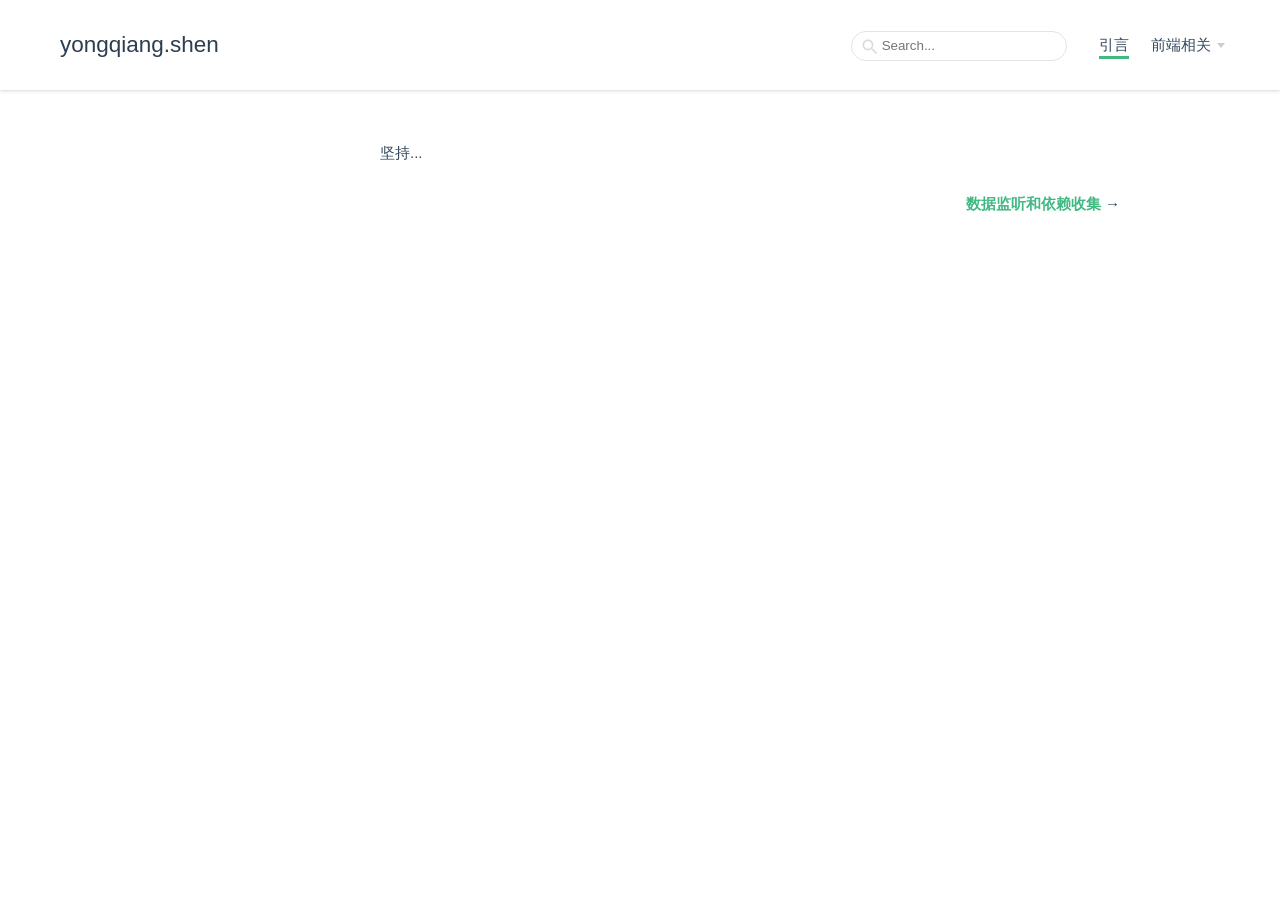
<file: index.html>
<!DOCTYPE html>
<html lang="en">
    <head>
        <meta charset="utf-8">
        <meta http-equiv="X-UA-Compatible" content="IE=edge">
        <meta name="viewport" content="width=device-width, initial-scale=1.0">
        
        
        
        <link rel="shortcut icon" href="./img/favicon.ico">

	<title>yongqiang.shen</title>

        <!-- <link href="./css/bootstrap-custom.min.css" rel="stylesheet">
        <link href="./css/font-awesome-4.0.3.css" rel="stylesheet">
        <link href="./css/base.css" rel="stylesheet"> -->
        <link href="./css/page.css" rel="stylesheet">
        <link rel="stylesheet" href="./css/highlight.css">

        <!-- HTML5 shim and Respond.js IE8 support of HTML5 elements and media queries -->
        <!--[if lt IE 9]>
            <script src="https://oss.maxcdn.com/libs/html5shiv/3.7.0/html5shiv.js"></script>
            <script src="https://oss.maxcdn.com/libs/respond.js/1.3.0/respond.min.js"></script>
        <![endif]-->
    </head>

    <body class="homepage">

        

<div id="header">
    <a id="logo" href=".">
        <!-- <img src="./img/logo.png"> -->
        <span>yongqiang.shen</span>
    </a>
    <ul id="nav">
        <li>
  <form id="search-form" role="form">
    <input type="text" placeholder="Search..." id="mkdocs-search-query-input" class="st-default-search-input" autocomplete="off" autocorrect="off" autocapitalize="off">
  </form>
</li>

    
        
            
            <li><a href="." class="nav-link current">引言</a></li>
            
        
    
        
        <li class="nav-dropdown-container">
          <a class="nav-link">前端相关</a><span class="arrow"></span>
          <ul class="nav-dropdown">
            
                
    
    <li><a href="js/observer/" class="nav-link">数据监听和依赖收集</a></li>
    

            
                
    
    <li><a href="js/proxy/" class="nav-link">es6 proxy实现可观测数据</a></li>
    

            
                
    
    <li><a href="js/wxapp/" class="nav-link">教你做一个小程序框架</a></li>
    

            
          </ul>
        </li>

        
    

    </ul>
</div>

        
            <div id="main" class="">
                
                    <div class="sidebar bs-sidebar">
  <div class="list">
    <ul class="nav menu-root">
    
    </ul>
  </div>
</div>
                    
<div class="content guide with-sidebar">

<p>坚持... </p>


<div class="guide-links">
    
  
  <span style="float:right"><a href="js/observer/">数据监听和依赖收集</a> →</span>
  
</div>


</div>
                
            </div>
        

        <script src="./js/jquery-1.10.2.min.js"></script>
        <script src="./js/bootstrap-3.0.3.min.js"></script>
        <script src="./js/highlight.pack.js"></script>
        <script>var base_url = '.';</script>
        <script data-main="./mkdocs/js/search.js" src="./mkdocs/js/require.js"></script>
        <script src="./js/base.js"></script>

        <div class="modal" id="mkdocs_search_modal" tabindex="-1" role="dialog" aria-labelledby="Search Modal" aria-hidden="true" style="display:none;">
            <div class="modal-dialog">
                <div class="modal-content">
                    <div class="modal-header">
                        <button type="button" class="close" data-dismiss="modal"><span aria-hidden="true">&times;</span><span class="sr-only">Close</span></button>
                        <h4 class="modal-title" id="exampleModalLabel">Search</h4>
                    </div>
                    <div class="modal-body">
                        <p>
                            From here you can search these documents. Enter
                            your search terms below.
                        </p>
                        <form role="form" onsubmit="return false">
                            <div class="form-group">
                                <input type="text" class="form-control" placeholder="Search..." id="mkdocs-search-query">
                            </div>
                        </form>
                        <div id="mkdocs-search-results"></div>
                    </div>
                    <div class="modal-footer">
                    </div>
                </div>
            </div>
        </div>
    </body>
</html>


<!-- MkDocs version : 0.16.3
Build Date UTC : 2018-01-04 15:57:16 -->
</file>
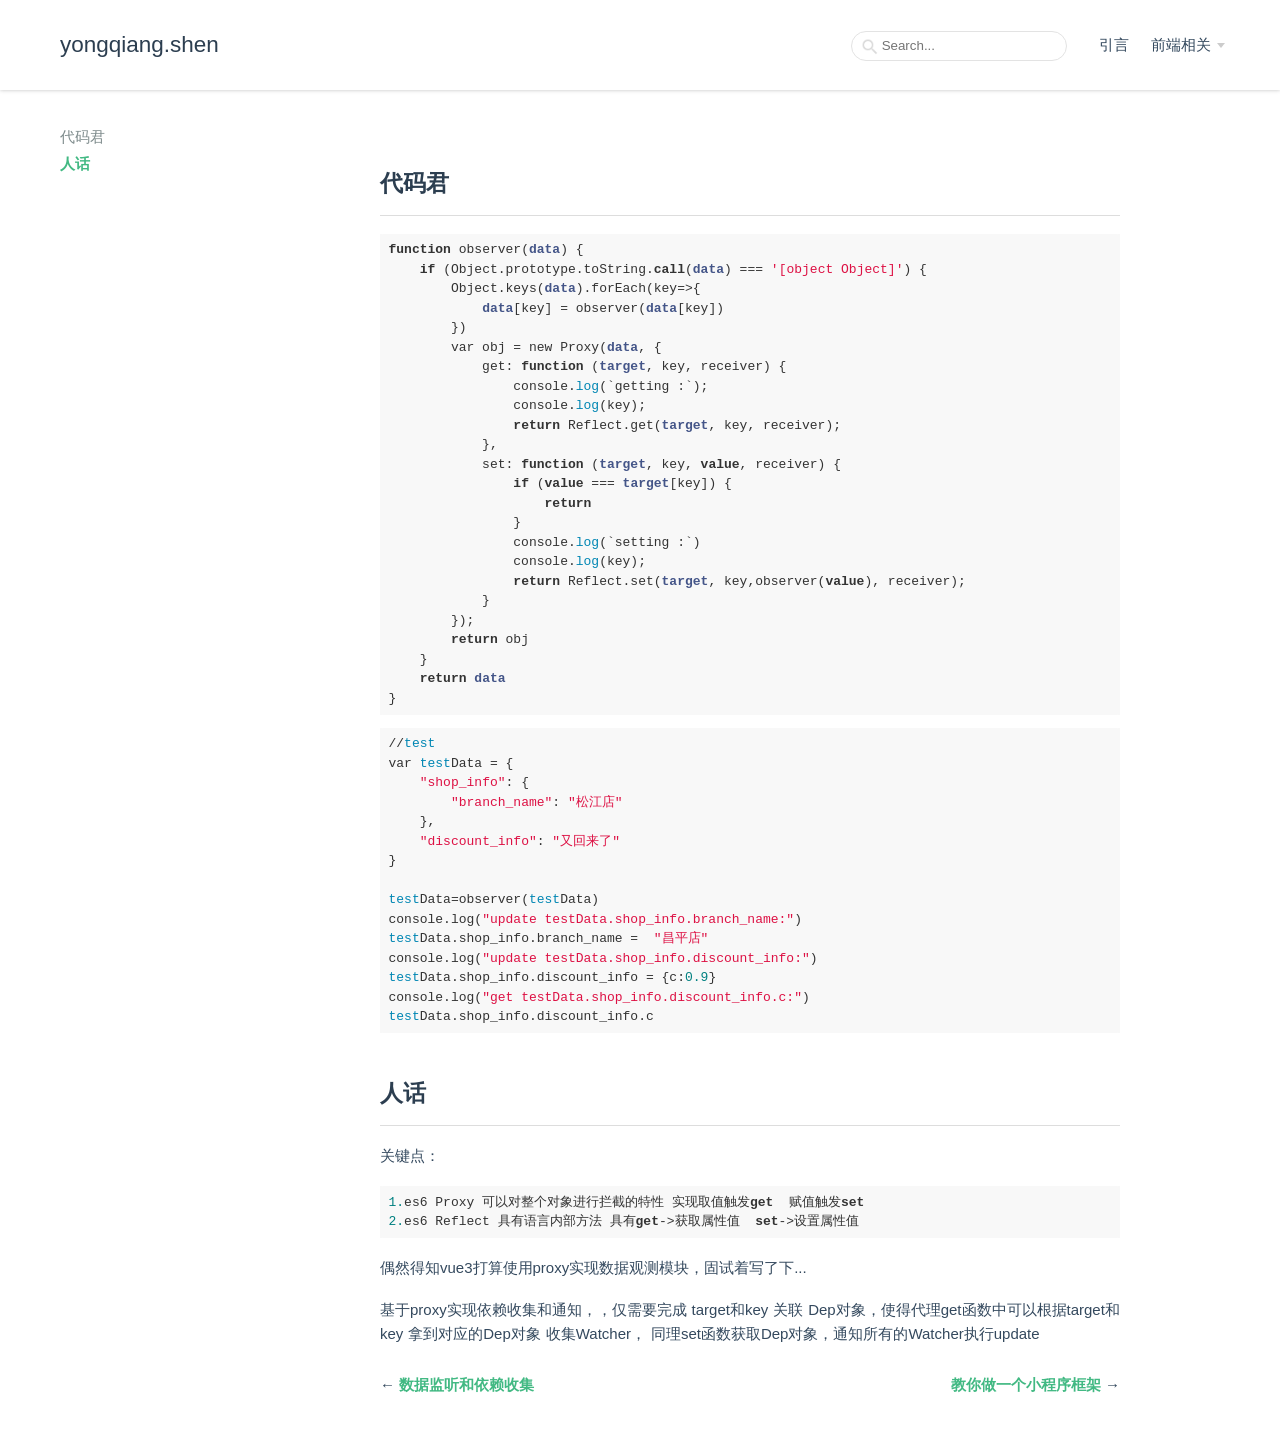
<file: js/proxy/index.html>
<!DOCTYPE html>
<html lang="en">
    <head>
        <meta charset="utf-8">
        <meta http-equiv="X-UA-Compatible" content="IE=edge">
        <meta name="viewport" content="width=device-width, initial-scale=1.0">
        
        
        
        <link rel="shortcut icon" href="../../img/favicon.ico">

	<title>es6 proxy实现可观测数据 - yongqiang.shen</title>

        <!-- <link href="../../css/bootstrap-custom.min.css" rel="stylesheet">
        <link href="../../css/font-awesome-4.0.3.css" rel="stylesheet">
        <link href="../../css/base.css" rel="stylesheet"> -->
        <link href="../../css/page.css" rel="stylesheet">
        <link rel="stylesheet" href="../../css/highlight.css">

        <!-- HTML5 shim and Respond.js IE8 support of HTML5 elements and media queries -->
        <!--[if lt IE 9]>
            <script src="https://oss.maxcdn.com/libs/html5shiv/3.7.0/html5shiv.js"></script>
            <script src="https://oss.maxcdn.com/libs/respond.js/1.3.0/respond.min.js"></script>
        <![endif]-->
    </head>

    <body>

        

<div id="header">
    <a id="logo" href="../..">
        <!-- <img src="../../img/logo.png"> -->
        <span>yongqiang.shen</span>
    </a>
    <ul id="nav">
        <li>
  <form id="search-form" role="form">
    <input type="text" placeholder="Search..." id="mkdocs-search-query-input" class="st-default-search-input" autocomplete="off" autocorrect="off" autocapitalize="off">
  </form>
</li>

    
        
            
            <li><a href="../.." class="nav-link ">引言</a></li>
            
        
    
        
        <li class="nav-dropdown-container">
          <a class="nav-link">前端相关</a><span class="arrow"></span>
          <ul class="nav-dropdown">
            
                
    
    <li><a href="../observer/" class="nav-link">数据监听和依赖收集</a></li>
    

            
                
    
    <li><a href="./" class="nav-link">es6 proxy实现可观测数据</a></li>
    

            
                
    
    <li><a href="../wxapp/" class="nav-link">教你做一个小程序框架</a></li>
    

            
          </ul>
        </li>

        
    

    </ul>
</div>

        
            <div id="main" class="">
                
                    <div class="sidebar bs-sidebar">
  <div class="list">
    <ul class="nav menu-root">
    
        <li class="active">
            <a href="#_1" class="sidebar-link">代码君</a>
        </li>
        <ul class="menu-sub">
        
        </ul>
    
        <li class="">
            <a href="#_2" class="sidebar-link">人话</a>
        </li>
        <ul class="menu-sub">
        
        </ul>
    
    </ul>
  </div>
</div>
                    
<div class="content guide with-sidebar">

<h2 id="_1">代码君</h2>
<pre><code>function observer(data) {
    if (Object.prototype.toString.call(data) === '[object Object]') {
        Object.keys(data).forEach(key=&gt;{
            data[key] = observer(data[key])
        })
        var obj = new Proxy(data, {
            get: function (target, key, receiver) {
                console.log(`getting :`);
                console.log(key);
                return Reflect.get(target, key, receiver);
            },
            set: function (target, key, value, receiver) {
                if (value === target[key]) {
                    return
                }
                console.log(`setting :`)
                console.log(key);
                return Reflect.set(target, key,observer(value), receiver);
            }
        });
        return obj
    }
    return data
}
</code></pre>

<pre><code>//test
var testData = {
    &quot;shop_info&quot;: {
        &quot;branch_name&quot;: &quot;松江店&quot;
    },
    &quot;discount_info&quot;: &quot;又回来了&quot;
}

testData=observer(testData)
console.log(&quot;update testData.shop_info.branch_name:&quot;)
testData.shop_info.branch_name =  &quot;昌平店&quot;
console.log(&quot;update testData.shop_info.discount_info:&quot;)
testData.shop_info.discount_info = {c:0.9}
console.log(&quot;get testData.shop_info.discount_info.c:&quot;)
testData.shop_info.discount_info.c
</code></pre>

<h2 id="_2">人话</h2>
<p>关键点：</p>
<pre><code>1.es6 Proxy 可以对整个对象进行拦截的特性 实现取值触发get  赋值触发set 
2.es6 Reflect 具有语言内部方法 具有get-&gt;获取属性值  set-&gt;设置属性值
</code></pre>
<p>偶然得知vue3打算使用proxy实现数据观测模块，固试着写了下... </p>
<p>基于proxy实现依赖收集和通知，，仅需要完成 target和key 关联 Dep对象，使得代理get函数中可以根据target和key 拿到对应的Dep对象 收集Watcher，
同理set函数获取Dep对象，通知所有的Watcher执行update</p>


<div class="guide-links">
    
  <span>← <a href="../observer/">数据监听和依赖收集</a></span>
    
  
  <span style="float:right"><a href="../wxapp/">教你做一个小程序框架</a> →</span>
  
</div>


</div>
                
            </div>
        

        <script src="../../js/jquery-1.10.2.min.js"></script>
        <script src="../../js/bootstrap-3.0.3.min.js"></script>
        <script src="../../js/highlight.pack.js"></script>
        <script>var base_url = '../..';</script>
        <script data-main="../../mkdocs/js/search.js" src="../../mkdocs/js/require.js"></script>
        <script src="../../js/base.js"></script>

        <div class="modal" id="mkdocs_search_modal" tabindex="-1" role="dialog" aria-labelledby="Search Modal" aria-hidden="true" style="display:none;">
            <div class="modal-dialog">
                <div class="modal-content">
                    <div class="modal-header">
                        <button type="button" class="close" data-dismiss="modal"><span aria-hidden="true">&times;</span><span class="sr-only">Close</span></button>
                        <h4 class="modal-title" id="exampleModalLabel">Search</h4>
                    </div>
                    <div class="modal-body">
                        <p>
                            From here you can search these documents. Enter
                            your search terms below.
                        </p>
                        <form role="form" onsubmit="return false">
                            <div class="form-group">
                                <input type="text" class="form-control" placeholder="Search..." id="mkdocs-search-query">
                            </div>
                        </form>
                        <div id="mkdocs-search-results"></div>
                    </div>
                    <div class="modal-footer">
                    </div>
                </div>
            </div>
        </div>
    </body>
</html>
</file>
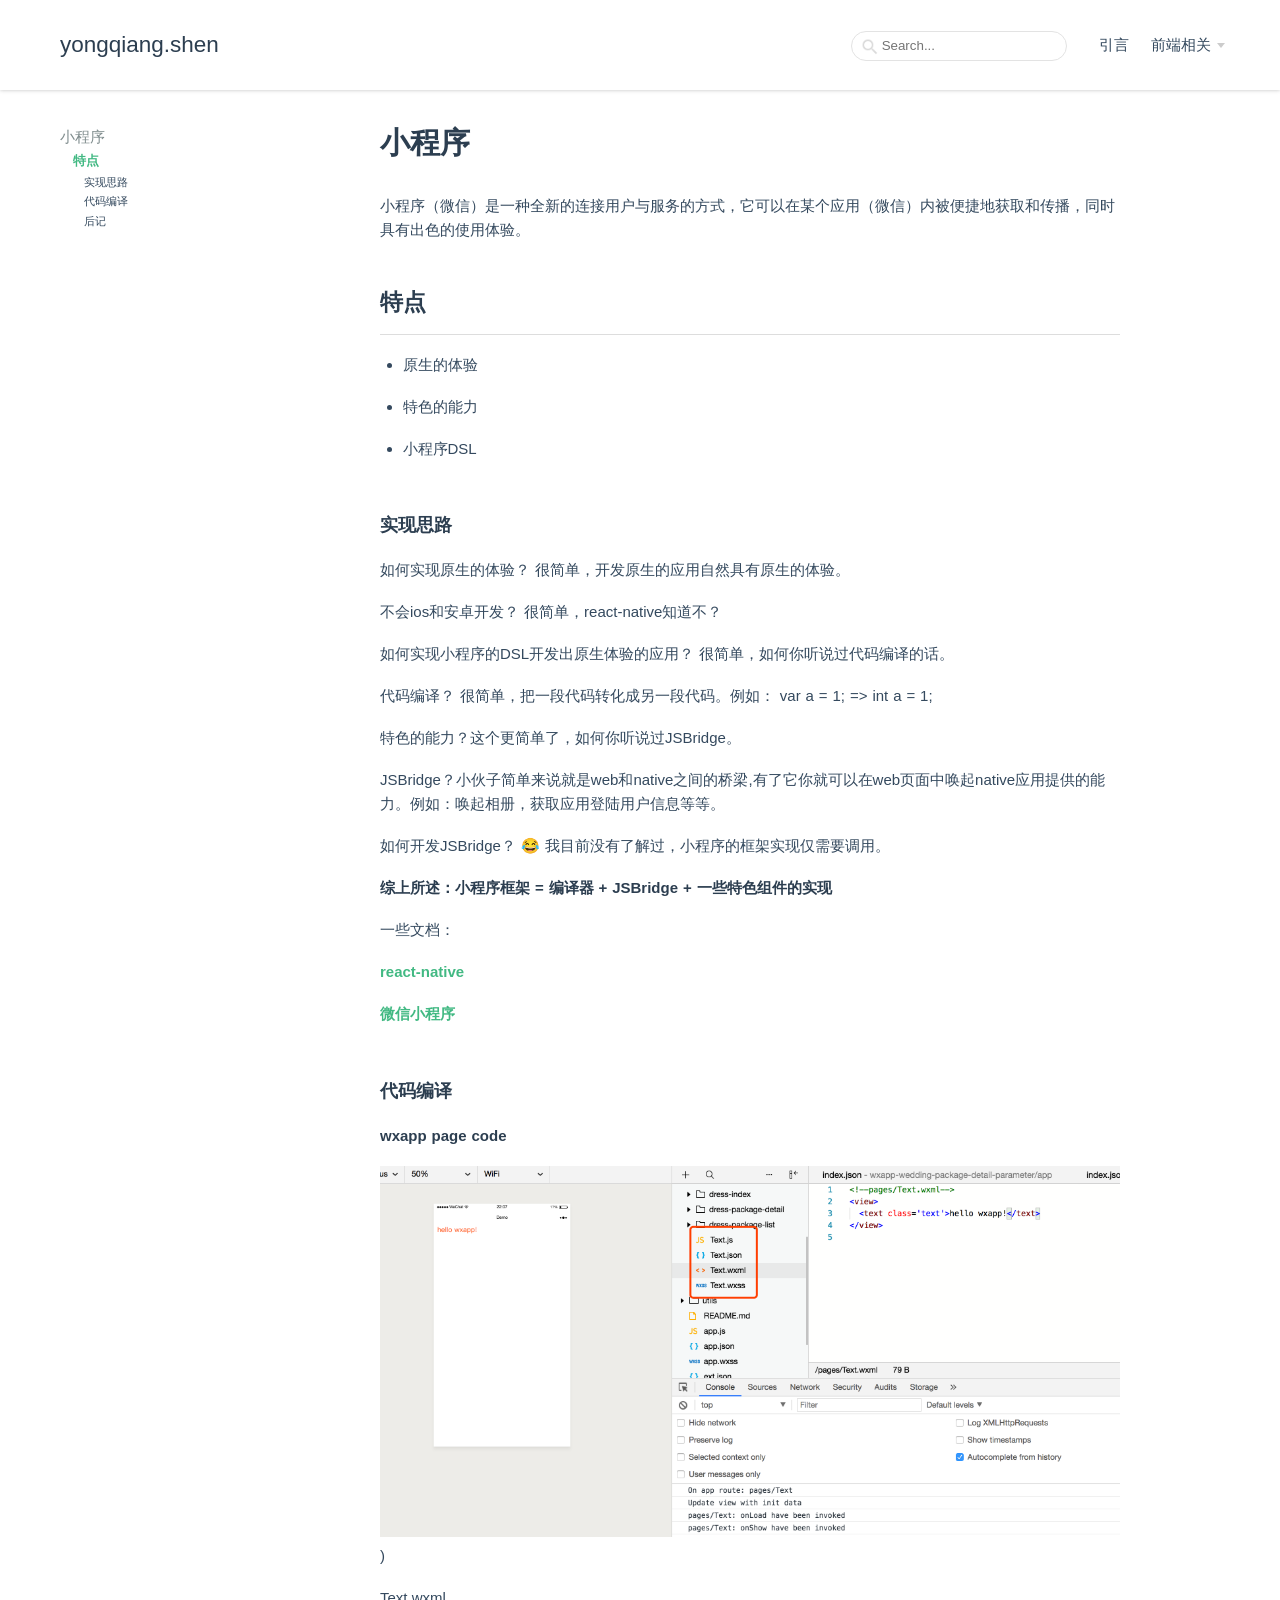
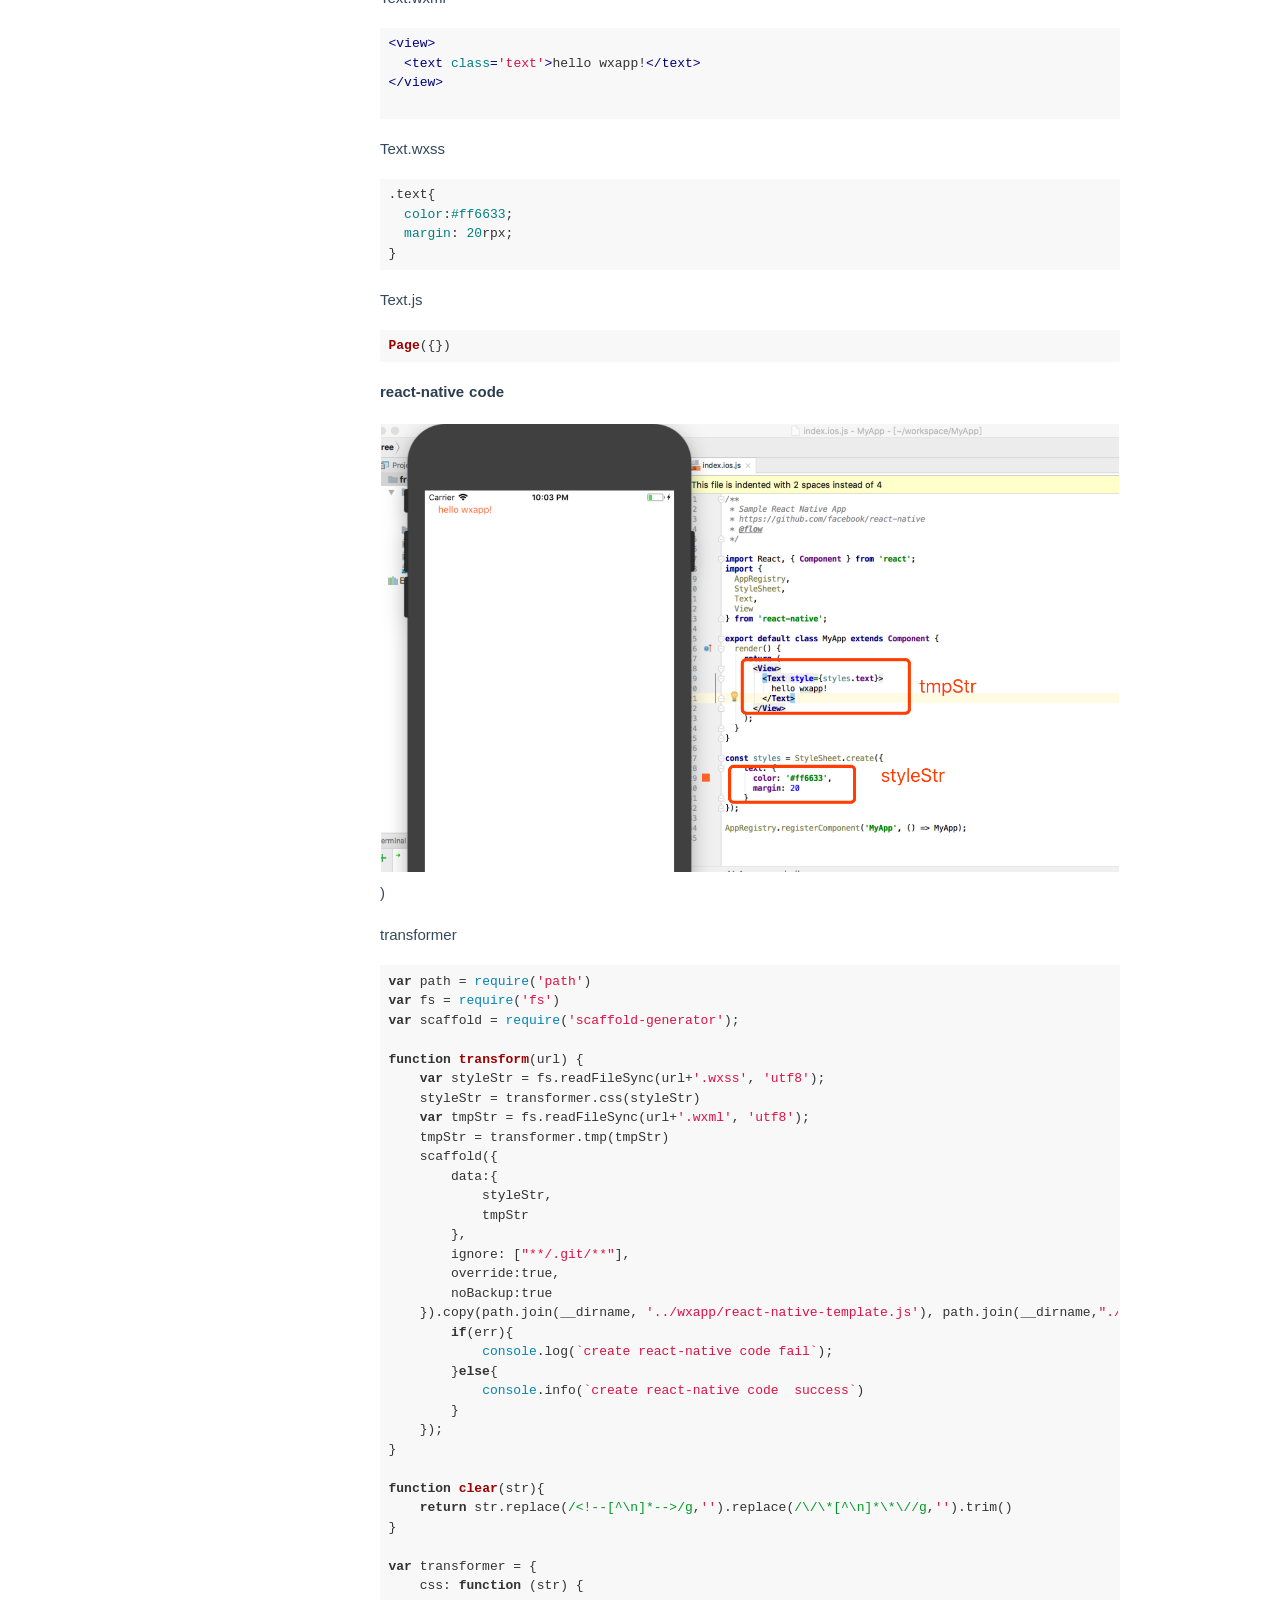
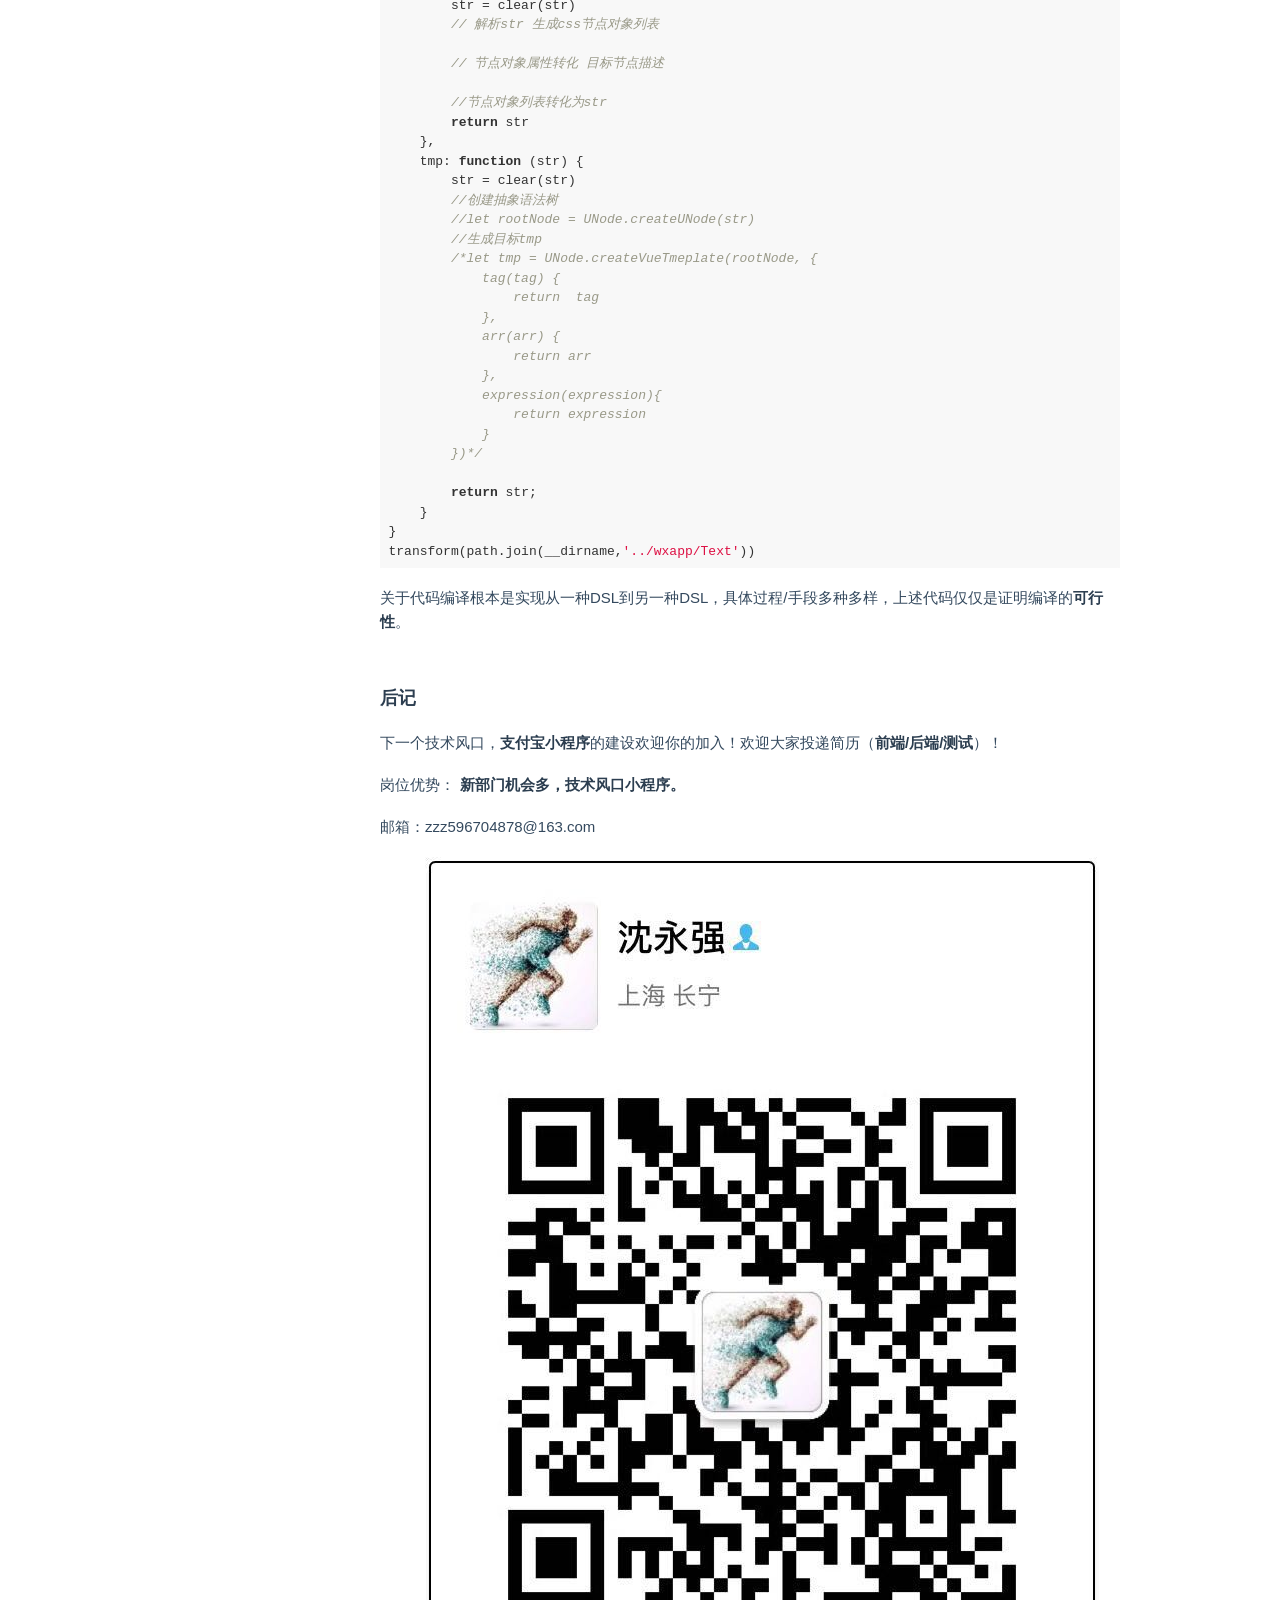
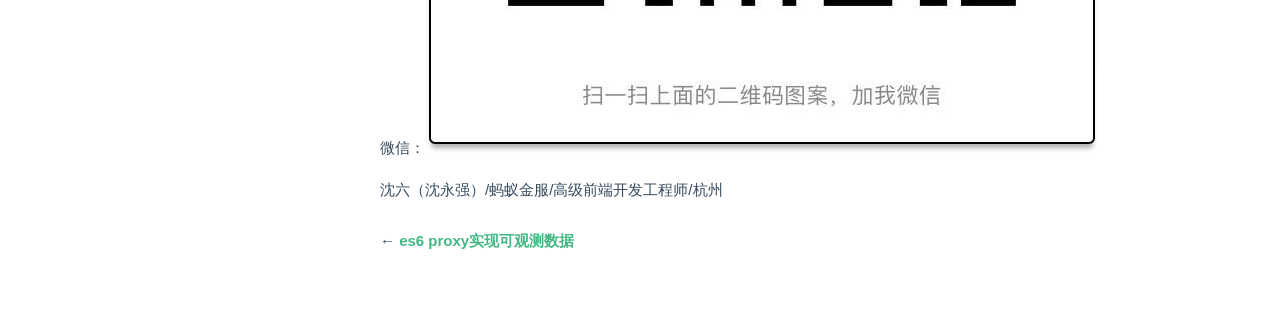
<file: js/wxapp/index.html>
<!DOCTYPE html>
<html lang="en">
    <head>
        <meta charset="utf-8">
        <meta http-equiv="X-UA-Compatible" content="IE=edge">
        <meta name="viewport" content="width=device-width, initial-scale=1.0">
        
        
        
        <link rel="shortcut icon" href="../../img/favicon.ico">

	<title>教你做一个小程序框架 - yongqiang.shen</title>

        <!-- <link href="../../css/bootstrap-custom.min.css" rel="stylesheet">
        <link href="../../css/font-awesome-4.0.3.css" rel="stylesheet">
        <link href="../../css/base.css" rel="stylesheet"> -->
        <link href="../../css/page.css" rel="stylesheet">
        <link rel="stylesheet" href="../../css/highlight.css">

        <!-- HTML5 shim and Respond.js IE8 support of HTML5 elements and media queries -->
        <!--[if lt IE 9]>
            <script src="https://oss.maxcdn.com/libs/html5shiv/3.7.0/html5shiv.js"></script>
            <script src="https://oss.maxcdn.com/libs/respond.js/1.3.0/respond.min.js"></script>
        <![endif]-->
    </head>

    <body>

        

<div id="header">
    <a id="logo" href="../..">
        <!-- <img src="../../img/logo.png"> -->
        <span>yongqiang.shen</span>
    </a>
    <ul id="nav">
        <li>
  <form id="search-form" role="form">
    <input type="text" placeholder="Search..." id="mkdocs-search-query-input" class="st-default-search-input" autocomplete="off" autocorrect="off" autocapitalize="off">
  </form>
</li>

    
        
            
            <li><a href="../.." class="nav-link ">引言</a></li>
            
        
    
        
        <li class="nav-dropdown-container">
          <a class="nav-link">前端相关</a><span class="arrow"></span>
          <ul class="nav-dropdown">
            
                
    
    <li><a href="../observer/" class="nav-link">数据监听和依赖收集</a></li>
    

            
                
    
    <li><a href="../proxy/" class="nav-link">es6 proxy实现可观测数据</a></li>
    

            
                
    
    <li><a href="./" class="nav-link">教你做一个小程序框架</a></li>
    

            
          </ul>
        </li>

        
    

    </ul>
</div>

        
            <div id="main" class="">
                
                    <div class="sidebar bs-sidebar">
  <div class="list">
    <ul class="nav menu-root">
    
        <li class="active">
            <a href="#_1" class="sidebar-link">小程序</a>
        </li>
        <ul class="menu-sub">
        
            <li>
                <a href="#_2" class="sidebar-link">特点</a>
                <ul class="menu-sub">
                
                  <li><a class="section-link" href="#_3">实现思路</a></li>
                
                  <li><a class="section-link" href="#_4">代码编译</a></li>
                
                  <li><a class="section-link" href="#_5">后记</a></li>
                
                </ul>
            </li>
        
        </ul>
    
    </ul>
  </div>
</div>
                    
<div class="content guide with-sidebar">

<h1 id="_1">小程序</h1>
<p>小程序（微信）是一种全新的连接用户与服务的方式，它可以在某个应用（微信）内被便捷地获取和传播，同时具有出色的使用体验。</p>
<h2 id="_2">特点</h2>
<ul>
<li>
<p>原生的体验</p>
</li>
<li>
<p>特色的能力</p>
</li>
<li>
<p>小程序DSL</p>
</li>
</ul>
<h3 id="_3">实现思路</h3>
<p>如何实现原生的体验？ 很简单，开发原生的应用自然具有原生的体验。</p>
<p>不会ios和安卓开发？ 很简单，react-native知道不？</p>
<p>如何实现小程序的DSL开发出原生体验的应用？ 很简单，如何你听说过代码编译的话。</p>
<p>代码编译？ 很简单，把一段代码转化成另一段代码。例如： var a = 1;  =&gt; int a = 1;</p>
<p>特色的能力？这个更简单了，如何你听说过JSBridge。</p>
<p>JSBridge？小伙子简单来说就是web和native之间的桥梁,有了它你就可以在web页面中唤起native应用提供的能力。例如：唤起相册，获取应用登陆用户信息等等。</p>
<p>如何开发JSBridge？ 😂  我目前没有了解过，小程序的框架实现仅需要调用。</p>
<p><strong>综上所述：小程序框架 = 编译器 + JSBridge + 一些特色组件的实现</strong></p>
<p>一些文档：</p>
<p><a href="https://reactnative.cn/">react-native</a></p>
<p><a href="https://mp.weixin.qq.com/debug/wxadoc/dev/index.html?t=2017118">微信小程序</a></p>
<h3 id="_4">代码编译</h3>
<p><strong>wxapp page code</strong></p>
<p><img alt="wxapp" src="https://doingsth.github.io/yongqiang.shen/img/wxapp.png" />)</p>
<p>Text.wxml</p>
<pre><code>&lt;view&gt;
  &lt;text class='text'&gt;hello wxapp!&lt;/text&gt;
&lt;/view&gt;

</code></pre>

<p>Text.wxss</p>
<pre><code>.text{
  color:#ff6633;
  margin: 20rpx;
}
</code></pre>

<p>Text.js</p>
<pre><code>Page({})
</code></pre>

<p><strong>react-native code</strong></p>
<p><img alt="rn" src="https://doingsth.github.io/yongqiang.shen/img/react-native.png" />)</p>
<p>transformer</p>
<pre><code>var path = require('path')
var fs = require('fs')
var scaffold = require('scaffold-generator');

function transform(url) {
    var styleStr = fs.readFileSync(url+'.wxss', 'utf8');
    styleStr = transformer.css(styleStr)
    var tmpStr = fs.readFileSync(url+'.wxml', 'utf8');
    tmpStr = transformer.tmp(tmpStr)
    scaffold({
        data:{
            styleStr,
            tmpStr
        },
        ignore: [&quot;**/.git/**&quot;],
        override:true,
        noBackup:true
    }).copy(path.join(__dirname, '../wxapp/react-native-template.js'), path.join(__dirname,&quot;./&quot;), (err)=&gt;{
        if(err){
            console.log(`create react-native code fail`);
        }else{
            console.info(`create react-native code  success`)
        }
    });
}

function clear(str){
    return str.replace(/&lt;!--[^\n]*--&gt;/g,'').replace(/\/\*[^\n]*\*\//g,'').trim()
}

var transformer = {
    css: function (str) {
        str = clear(str)
        // 解析str 生成css节点对象列表

        // 节点对象属性转化 目标节点描述

        //节点对象列表转化为str
        return str
    },
    tmp: function (str) {
        str = clear(str)
        //创建抽象语法树
        //let rootNode = UNode.createUNode(str)
        //生成目标tmp
        /*let tmp = UNode.createVueTmeplate(rootNode, {
            tag(tag) {
                return  tag
            },
            arr(arr) {
                return arr
            },
            expression(expression){
                return expression
            }
        })*/

        return str;
    }
}
transform(path.join(__dirname,'../wxapp/Text'))
</code></pre>

<p>关于代码编译根本是实现从一种DSL到另一种DSL，具体过程/手段多种多样，上述代码仅仅是证明编译的<strong>可行性</strong>。</p>
<h3 id="_5">后记</h3>
<p>下一个技术风口，<strong>支付宝小程序</strong>的建设欢迎你的加入！欢迎大家投递简历（<strong>前端/后端/测试</strong>）！</p>
<p>岗位优势： <strong>新部门机会多，技术风口小程序。</strong></p>
<p>邮箱：zzz596704878@163.com</p>
<p>微信：<img alt="wx" src="https://doingsth.github.io/yongqiang.shen/img/wx.png" /></p>
<p>沈六（沈永强）/蚂蚁金服/高级前端开发工程师/杭州</p>


<div class="guide-links">
    
  <span>← <a href="../proxy/">es6 proxy实现可观测数据</a></span>
    
  
</div>


</div>
                
            </div>
        

        <script src="../../js/jquery-1.10.2.min.js"></script>
        <script src="../../js/bootstrap-3.0.3.min.js"></script>
        <script src="../../js/highlight.pack.js"></script>
        <script>var base_url = '../..';</script>
        <script data-main="../../mkdocs/js/search.js" src="../../mkdocs/js/require.js"></script>
        <script src="../../js/base.js"></script>

        <div class="modal" id="mkdocs_search_modal" tabindex="-1" role="dialog" aria-labelledby="Search Modal" aria-hidden="true" style="display:none;">
            <div class="modal-dialog">
                <div class="modal-content">
                    <div class="modal-header">
                        <button type="button" class="close" data-dismiss="modal"><span aria-hidden="true">&times;</span><span class="sr-only">Close</span></button>
                        <h4 class="modal-title" id="exampleModalLabel">Search</h4>
                    </div>
                    <div class="modal-body">
                        <p>
                            From here you can search these documents. Enter
                            your search terms below.
                        </p>
                        <form role="form" onsubmit="return false">
                            <div class="form-group">
                                <input type="text" class="form-control" placeholder="Search..." id="mkdocs-search-query">
                            </div>
                        </form>
                        <div id="mkdocs-search-results"></div>
                    </div>
                    <div class="modal-footer">
                    </div>
                </div>
            </div>
        </div>
    </body>
</html>
</file>
<file: css/base.css>
body {
    padding-top: 70px;
    background: url(../img/grid.png) repeat-x;
    background-attachment: fixed;
    background-color: #f8f8f8;
}

body > div.container {
    min-height: 400px;
}

ul.nav li.main {
    font-weight: bold;
}

div.col-md-3 {
    padding-left: 0;
}

div.col-md-9 {
    padding-bottom: 100px;
}

div.source-links {
    float: right;
}

div.col-md-9 img {
    max-width: 100%;
    display: inline;
    padding: 4px;
    line-height: 1.428571429;
    background-color: #fff;
    border: 1px solid #ddd;
    border-radius: 4px;
    margin: 20px auto 30px auto;
}

h1, h2, h3 {
    color: #444;
}

h1[id]:before, h2[id]:before, h3[id]:before, h4[id]:before, h5[id]:before, h6[id]:before {
    content: "";
    display: block;
    margin-top: -75px;
    height: 75px;
    pointer-events: none;
}

h1 {
    font-weight: 400;
    font-size: 42px;
}

h2, h3, h4, h5, h6 {
    font-weight: 300;
}

hr {
    border-top: 1px solid #aaa;
}

pre, .rst-content tt {
    max-width: 100%;
    background: #fff;
    border: solid 1px #e1e4e5;
    color: #e74c3c;
    overflow-x: auto;
}

code.code-large, .rst-content tt.code-large {
    font-size: 90%;
}

code {
    padding: 2px 5px;
    color: #c7254e;
    background-color: #f9f2f4;
    font-size: 75%;
}

code, kbd, pre, samp  {
    font-family: monospace,serif;
    font-size: 12px !important;
}

footer {
    margin-top: 30px;
    margin-bottom: 10px;
    text-align: center;
    font-weight: 200;
}

.modal-dialog {
    margin-top: 60px;
}

/*
 * Side navigation
 *
 * Scrollspy and affixed enhanced navigation to highlight sections and secondary
 * sections of docs content.
 */

/* By default it's not affixed in mobile views, so undo that */
.bs-sidebar.affix {
    position: static;
}

.bs-sidebar.well {
    padding: 0;
    max-height: 90%;
    overflow-y: auto;
}

/* First level of nav */
.bs-sidenav {
    padding-top:    10px;
    padding-bottom: 10px;
    border-radius: 5px;
}

/* All levels of nav */
.bs-sidebar .nav > li > a {
    display: block;
    padding: 5px 20px;
    z-index: 1;
}
.bs-sidebar .nav > li > a:hover,
.bs-sidebar .nav > li > a:focus {
    text-decoration: none;
    border-right: 1px solid;
}
.bs-sidebar .nav > .active > a,
.bs-sidebar .nav > .active:hover > a,
.bs-sidebar .nav > .active:focus > a {
    font-weight: bold;
    background-color: transparent;
    border-right: 1px solid;
}

/* Nav: second level (shown on .active) */
.bs-sidebar .nav .nav {
    display: none; /* Hide by default, but at >768px, show it */
    margin-bottom: 8px;
}
.bs-sidebar .nav .nav > li > a {
    padding-top:    3px;
    padding-bottom: 3px;
    padding-left: 30px;
    font-size: 90%;
}

/* Show and affix the side nav when space allows it */
@media (min-width: 992px) {
    .bs-sidebar .nav > .active > ul {
        display: block;
    }
    /* Widen the fixed sidebar */
    .bs-sidebar.affix,
    .bs-sidebar.affix-bottom {
        width: 213px;
    }
    .bs-sidebar.affix {
        position: fixed; /* Undo the static from mobile first approach */
        top: 80px;
    }
    .bs-sidebar.affix-bottom {
        position: absolute; /* Undo the static from mobile first approach */
    }
    .bs-sidebar.affix-bottom .bs-sidenav,
    .bs-sidebar.affix .bs-sidenav {
        margin-top: 0;
        margin-bottom: 0;
    }
}
@media (min-width: 1200px) {
    /* Widen the fixed sidebar again */
    .bs-sidebar.affix-bottom,
    .bs-sidebar.affix {
        width: 263px;
    }
}

.headerlink {
    font-family: FontAwesome;
    font-size: 14px;
    display: none;
    padding-left: .5em;
}

h1:hover .headerlink, h2:hover .headerlink, h3:hover .headerlink, h4:hover .headerlink, h5:hover .headerlink, h6:hover .headerlink{
    display:inline-block;
}



.admonition {
    padding: 15px;
    margin-bottom: 20px;
    border: 1px solid transparent;
    border-radius: 4px;
    text-align: left;
}

.admonition.note {
    color: #3a87ad;
    background-color: #d9edf7;
    border-color: #bce8f1;
}

.admonition.warning {
    color: #c09853;
    background-color: #fcf8e3;
    border-color: #fbeed5;
}

.admonition.danger {
    color: #b94a48;
    background-color: #f2dede;
    border-color: #eed3d7;
}

.admonition-title {
    font-weight: bold;
    text-align: left;
}


.dropdown-submenu {
    position: relative;
}

.dropdown-submenu>.dropdown-menu {
    top: 0;
    left: 100%;
    margin-top: -6px;
    margin-left: -1px;
    -webkit-border-radius: 0 6px 6px 6px;
    -moz-border-radius: 0 6px 6px;
    border-radius: 0 6px 6px 6px;
}

.dropdown-submenu:hover>.dropdown-menu {
    display: block;
}

.dropdown-submenu>a:after {
    display: block;
    content: " ";
    float: right;
    width: 0;
    height: 0;
    border-color: transparent;
    border-style: solid;
    border-width: 5px 0 5px 5px;
    border-left-color: #ccc;
    margin-top: 5px;
    margin-right: -10px;
}

.dropdown-submenu:hover>a:after {
    border-left-color: #fff;
}

.dropdown-submenu.pull-left {
    float: none;
}

.dropdown-submenu.pull-left>.dropdown-menu {
    left: -100%;
    margin-left: 10px;
    -webkit-border-radius: 6px 0 6px 6px;
    -moz-border-radius: 6px 0 6px 6px;
    border-radius: 6px 0 6px 6px;
}
</file>
<file: css/page.css>
.gutter pre {
  color: #999;
}
pre {
  color: #525252;
}
pre .function .keyword,
pre .constant {
  color: #0092db;
}
pre .keyword,
pre .attribute {
  color: #e96900;
}
pre .number,
pre .literal {
  color: #ae81ff;
}
pre .tag,
pre .tag .title,
pre .change,
pre .winutils,
pre .flow,
pre .lisp .title,
pre .clojure .built_in,
pre .nginx .title,
pre .tex .special {
  color: #2973b7;
}
pre .class .title {
  color: #fff;
}
pre .symbol,
pre .symbol .string,
pre .value,
pre .regexp {
  color: #42b983;
}
pre .title {
  color: #a6e22e;
}
pre .tag .value,
pre .string,
pre .subst,
pre .haskell .type,
pre .preprocessor,
pre .ruby .class .parent,
pre .built_in,
pre .sql .aggregate,
pre .django .template_tag,
pre .django .variable,
pre .smalltalk .class,
pre .javadoc,
pre .django .filter .argument,
pre .smalltalk .localvars,
pre .smalltalk .array,
pre .attr_selector,
pre .pseudo,
pre .addition,
pre .stream,
pre .envvar,
pre .apache .tag,
pre .apache .cbracket,
pre .tex .command,
pre .prompt {
  color: #42b983;
}
pre .comment,
pre .java .annotation,
pre .python .decorator,
pre .template_comment,
pre .pi,
pre .doctype,
pre .deletion,
pre .shebang,
pre .apache .sqbracket,
pre .tex .formula {
  color: #b3b3b3;
}
pre .coffeescript .javascript,
pre .javascript .xml,
pre .tex .formula,
pre .xml .javascript,
pre .xml .vbscript,
pre .xml .css,
pre .xml .cdata {
  opacity: 0.5;
}
body {
  font-family: 'Source Sans Pro', 'Helvetica Neue', Arial, sans-serif;
  font-size: 15px;
  -webkit-font-smoothing: antialiased;
  -moz-osx-font-smoothing: grayscale;
  color: #34495e;
  margin: 0;
}
a {
  text-decoration: none;
  color: #34495e;
}
img {
  border: none;
  cursor:pointer;
}
h1,
h2,
h3,
h4,
strong {
  font-weight: 600;
  color: #2c3e50;
}

.content h1,
.content h2,
.content h3,
.content h4 {
  cursor:pointer;
  position: relative;
}
.content h1::before,
.content h2::before,
.content h3::before,
.content h4::before {
  content: "#";
  position:absolute;
  left:-20px;
  top:0;
  display: none;
}

.content h1:hover::before,
.content h2:hover::before,
.content h3:hover::before,
.content h4:hover::before {
  color:rgba(0,0,0,.54);
  display: inline;
}
code,
pre {
  font-family: 'Roboto Mono', Monaco, courier, monospace;
  font-size: 13px;
  line-height:1.5;
  background-color: #f8f8f8;
  -webkit-font-smoothing: initial;
  -moz-osx-font-smoothing: initial;
}
code {
  color: #e96900;
  padding: 3px 5px;
  margin: 0 2px;
  border-radius: 2px;
}
em {
  color: #7f8c8d;
}
p {
  word-spacing: 0.05em;
}
a.button {
  display: inline-block;
  font-family: 'Roboto Mono', Monaco, courier, monospace;
  font-weight: 700;
  color: #fff;
  background-color: #4fc08d;
  border-bottom: 2px solid #3aa373;
  padding: 12px 14px;
  border-radius: 4px;
  transition: all 0.15s ease;
}
a.button:hover {
  background-color: #5dc596;
  -webkit-transform: translate(0, -2px);
  transform: translate(0, -2px);
}
.highlight {
  overflow-x: auto;
  position: relative;
  padding: 0;
  background-color: #f8f8f8;
  padding: 0.8em 0.8em 0.4em;
  line-height: 1.1em;
  border-radius: 2px;
}
.highlight table,
.highlight tr,
.highlight td {
  width: 100%;
  border-collapse: collapse;
  padding: 0;
  margin: 0;
}
.highlight .gutter {
  width: 1.5em;
}
.highlight .code pre {
  padding: 1.2em 1.4em;
  line-height: 1.5em;
  margin: 0;
}
.highlight.html .code:after,
.highlight.js .code:after,
.highlight.bash .code:after,
.highlight.css .code:after {
  position: absolute;
  top: 0;
  right: 0;
  color: #ccc;
  text-align: right;
  font-size: 0.75em;
  padding: 5px 10px 0;
  line-height: 15px;
  height: 15px;
  font-weight: 600;
}
.highlight.html .code:after {
  content: 'HTML';
}
.highlight.js .code:after {
  content: 'JS';
}
.highlight.bash .code:after {
  content: 'Shell';
}
.highlight.css .code:after {
  content: 'CSS';
}

table {
  width:100%;
  background:#fff;
  border:1px solid #dadada;
  border-bottom:none;
  border-collapse: separate;
  border-spacing: 0;
  margin:20px auto;
}

table thead th,
table thead td {
  background:#fafafa;
  text-align: left;
  line-height:30px;
  padding:10px 5px;
  border-bottom:1px solid #dadada;
  border-left:1px solid #dadada;
}
table thead th[align=center] {
  text-align: center;
}
table thead th[align=right] {
  text-align: right;
}

table tbody tr:hover {
  background:#fdfdfd;
}

table tbody td {
  padding:10px 5px;
  font-size:13px;
  line-height:1.5;
  border-bottom:1px solid #dadada;
  border-left:1px solid #dadada;
  color:rgba(0,0,0,0.87);
}

table thead th:first-child,
table thead td:first-child,
table tbody th:first-child,
table tbody td:first-child {
  border-left:none;
}

#main {
  position: relative;
  z-index: 1;
  padding: 0 60px 30px;
  overflow-x: hidden;
}
#ad {
  width: 130px;
  position: fixed;
  z-index: 99;
  bottom: 10px;
  right: 10px;
  padding: 10px;
  background-color: #fff;
  border-radius: 3px;
  font-size: 13px;
}
#ad .carbon-img,
#ad .carbon-text {
  display: block;
  margin-bottom: 6px;
  font-weight: normal;
  color: #34495e;
}
#ad .carbon-poweredby {
  color: #aaa;
  font-weight: normal;
}
#nav .nav-link {
  cursor: pointer;
}
#nav .nav-dropdown-container .nav-link:hover {
  border-bottom: none;
}
#nav .nav-dropdown-container:hover .nav-dropdown {
  display: block;
}
#nav .nav-dropdown {
  display: none;
  position: absolute;
  top: 100%;
  left: 0;
  background-color: #fff;
  padding: 10px 0;
  border: 1px solid #ddd;
  border-bottom-color: #ccc;
  text-align: left;
  border-radius: 4px;
  min-width: 120px;
}
#nav .nav-dropdown li {
  line-height: 1.8em;
  margin: 0;
  display: block;
}
#nav .nav-dropdown a {
  color: #7f8c8d;
  font-size: 0.9em;
  display: block;
  padding: 0 30px 0 20px;
  white-space: nowrap;
}
#nav .nav-dropdown a:hover {
  color: #42b983;
}
#nav .arrow {
  display: inline-block;
  vertical-align: middle;
  margin-top: -1px;
  margin-left: 6px;
  margin-right: -14px;
  width: 0;
  height: 0;
  border-left: 4px solid transparent;
  border-right: 4px solid transparent;
  border-top: 5px solid #ccc;
}
#donate {
  height: 24px;
}
#donate .wrapper {
  vertical-align: top;
  height: 20px;
  border: 1px solid #d4d4d4;
  display: inline-block;
  box-sizing: border-box;
  line-height: 16px;
  border-radius: 3px;
  cursor: pointer;
  background-image: linear-gradient(to bottom, #fcfcfc 0, #eee 100%);
  position: relative;
  width: 72px;
}
#donate .wrapper:hover {
  border-color: #ccc;
  background-image: linear-gradient(to bottom, #eee 0, #ddd 100%);
}
#donate .wrapper img {
  width: 14px;
  height: 14px;
  position: absolute;
  top: 3px;
  left: 5px;
}
#donate .wrapper a {
  font: 700 11px/14px 'Helvetica Neue', Helvetica, Arial, sans-serif;
  color: #333;
  text-shadow: 0 1px 0 #fff;
  position: absolute;
  top: 2px;
  left: 24px;
}
#demo,
.demo {
  border: 1px solid #eee;
  border-radius: 2px;
  padding: 25px 35px;
  margin-bottom: 40px;
  font-size: 1.2em;
  line-height: 1.5em;
  -webkit-user-select: none;
  -moz-user-select: none;
  -ms-user-select: none;
  user-select: none;
}
#demo h1,
.demo h1 {
  margin: 0 0 0.5em;
  font-size: 1.8em;
}
#demo ul,
.demo ul {
  padding-left: 1.5em;
  margin: 0;
}
#demo li,
.demo li {
  cursor: pointer;
  color: #34495e;
  -ms-user-select: none;
  -moz-user-select: none;
  -webkit-user-select: none;
}
#demo li.done,
.demo li.done {
  color: #7f8c8d;
  text-decoration: line-through;
}
ul#demo li,
ul.demo li {
  margin-left: 1.5em;
}
@media screen and (max-width: 720px) {
  #demo,
  .demo {
    margin-left: 0;
  }
}
.content.blog h1 {
  margin: 0 0 0.5em;
}
.content.blog h2 {
  margin: 0.8em 0;
  padding-bottom: 0;
  border-bottom: none;
}
.content.blog h2 a {
  color: #2c3e50;
}
.content.blog h2 a:hover {
  border-bottom: 2px solid #42b983;
}
.content.blog h4 {
  color: #7f8c8d;
  margin: 1.2em 0;
}
.content.blog figure,
.content.blog p {
  margin-left: 0;
}
.content.blog .post {
  padding: 1em 0 2em;
  border-bottom: 1px solid #ddd;
}
@media screen and (max-width: 1400px) and (min-width: 720px) {
  .content.blog.post {
    margin: 0 0 0 280px;
  }
}
#header {
  background-color: #fff;
  box-shadow: 0 0 4px rgba(0,0,0,0.25);
  padding: 25px 60px;
  position: relative;
  z-index: 2;
}
#nav {
  list-style-type: none;
  margin: 0;
  padding: 0;
  position: absolute;
  right: 60px;
  top: 25px;
  height: 40px;
  line-height: 40px;
}
#nav .break {
  display: none;
}
#nav li {
  display: inline-block;
  position: relative;
  margin: 0 0.6em;
}
.nav-link {
  padding-bottom: 3px;
}
.nav-link:hover,
.nav-link.current {
  border-bottom: 3px solid #42b983;
}
.st-default-search-input {
  height: 30px;
  line-height: 30px;
  box-sizing: border-box;
  padding: 0 15px 0 30px;
  border: 1px solid #e3e3e3;
  outline: none;
  border-radius: 15px;
  margin-right: 10px;
  transition: border-color 0.2s ease;
  background: #fff url("../img/search.png") 8px 5px no-repeat;
  background-size: 20px;
}
.st-default-search-input:focus {
  border-color: #42b983;
}
#logo {
  display: inline-block;
  font-size: 1.5em;
  line-height: 40px;
  color: #2c3e50;
  font-family: 'Dosis', 'Source Sans Pro', 'Helvetica Neue', Arial, sans-serif;
  font-weight: 500;
}
#logo img {
  vertical-align: middle;
  margin-right: 6px;
  width: 40px;
  height: 40px;
}
#mobile-bar {
  position: fixed;
  top: 0;
  left: 0;
  width: 100%;
  height: 40px;
  background-color: #fff;
  z-index: 9;
  display: none;
  box-shadow: 0 0 4px rgba(0,0,0,0.25);
}
#mobile-bar .menu-button {
  position: absolute;
  width: 24px;
  height: 24px;
  top: 8px;
  left: 12px;
  background: url("../images/menu.png") center center no-repeat;
  background-size: 24px;
}
#mobile-bar .logo {
  position: absolute;
  width: 30px;
  height: 30px;
  background: url("../images/logo.png") center center no-repeat;
  top: 5px;
  left: 50%;
  margin-left: -15px;
  background-size: 30px;
}
.sidebar {
  position: fixed;
  z-index: 10;
  top: 90px;
  left: 60px;
  bottom: 0;
  padding: 2.2em 0;
  width: 260px;
  margin-right: 20px;
  overflow-x: hidden;
  overflow-y: auto;
  -webkit-overflow-scrolling: touch;
  -ms-overflow-style: none;
}
.sidebar::-webkit-scrollbar {
  width: 0 !important;
}
.sidebar h2 {
  margin-top: 0.2em;
}
.sidebar ul {
  list-style-type: none;
  margin: 0;
  line-height: 1.8em;
  padding-left: 1em;
}
.sidebar .version-select {
  vertical-align: middle;
  margin-left: 5px;
}
.sidebar .menu-root {
  padding-left: 0;
}
.sidebar .menu-sub {
  font-size: 0.85em;
}
.sidebar .sidebar-link {
  color: #7f8c8d;
}
.sidebar .active .sidebar-link {
  font-weight: 600;
  color: #42b983;
}
.sidebar .sidebar-link.new:after {
  content: "NEW";
  display: inline-block;
  font-size: 10px;
  font-weight: 600;
  color: #fff;
  background-color: #42b983;
  line-height: 14px;
  padding: 0 4px;
  border-radius: 3px;
  margin-left: 5px;
  vertical-align: middle;
  position: relative;
  top: -1px;
}
.sidebar .sidebar-link:hover {
  border-bottom: 2px solid #42b983;
}
.sidebar .section-link.active {
  font-weight: bold;
  color: #42b983;
}
.sidebar .main-menu {
  margin-bottom: 20px;
  display: none;
  padding-left: 0;
}
.content {
  padding: 2.2em 0;
  max-width: 900px;
  margin: 0 auto;
}

.fullscreen .content {
  max-width: 100%;
  margin:0 auto !important;
}
.content.api ul {
  padding-left: 1.25em;
  line-height: 1.4em;
}
.content.api ul ul,
.content.api ul p {
  margin: 0.6em 0;
}
.content a.button {
  font-size: 0.9em;
  color: #fff;
  margin: 0.2em 0;
  width: 180px;
  text-align: center;
  padding: 12px 24px;
  display: inline-block;
  vertical-align: middle;
}
.content img {
  max-width: 100%;
}
.content span.light {
  color: #7f8c8d;
}
.content span.info {
  font-size: 0.85em;
  display: inline-block;
  vertical-align: middle;
  width: 280px;
  margin-left: 20px;
}
.content h1 {
  margin: 0 0 1em;
}
.content h2 {
  margin: 2em 0 0.8em;
  padding-bottom: 0.7em;
  border-bottom: 1px solid #ddd;
}
.content h3 {
  margin: 3em 0 1.2em;
  position: relative;
}
.content h3:before {
  content: "#";
  color: #42b983;
  position: absolute;
  left: -0.7em;
  top: -2px;
  font-size: 1.2em;
  font-weight: bold;
}
.content figure,
.content p,
.content ul,
.content ol {
  margin: 1.2em 0;
}
.content p,
.content ul,
.content ol {
  line-height: 1.6em;
}
.content ul,
.content ol {
  padding-left: 1.5em;
}
.content a {
  color: #42b983;
  font-weight: 600;
}
.content blockquote {
  margin: 2em 0;
  padding-left: 20px;
  border-left: 4px solid #42b983;
}
.content blockquote p {
  font-weight: 200;
  margin:5px 0;
  color:#666;
}
.content iframe {
  margin: 1em 0;
}
.content p.tip {
  padding: 12px 24px 12px 30px;
  margin: 2em 0;
  border-left: 4px solid #f66;
  background-color: #f8f8f8;
  position: relative;
  border-bottom-right-radius: 2px;
  border-top-right-radius: 2px;
}
.content p.tip:before {
  position: absolute;
  top: 14px;
  left: -12px;
  background-color: #f66;
  color: #fff;
  content: "!";
  width: 20px;
  height: 20px;
  border-radius: 100%;
  text-align: center;
  line-height: 20px;
  font-weight: bold;
  font-family: 'Dosis', 'Source Sans Pro', 'Helvetica Neue', Arial, sans-serif;
  font-size: 14px;
}
.guide-links {
  margin-top: 2em;
  height: 1em;
}
.footer {
  color: #7f8c8d;
  margin-top: 2em;
  padding-top: 2em;
  border-top: 1px solid #e5e5e5;
  font-size: 0.9em;
}
@media screen and (min-width: 720px) {
  #main.fix-sidebar .sidebar {
    position: fixed;
  }

}
@media screen and (max-width: 1540px) {
  .content {
    max-width: 100%;
    margin:0 100px 0 320px;
  }
}
@media screen and (max-width: 1200px) {
  .content.with-sidebar {
    margin-left: 280px;
  }
  #ad {
    z-index: 8;
    position: relative;
    width: auto;
    height: 100px;
    padding: 0;
    bottom: 0;
    right: 0;
    margin: 30px 0 35px;
  }
  #ad .carbon-wrap,
  #ad .carbon-img,
  #ad .carbon-text,
  #ad .carbon-poweredby {
    display: inline-block;
    vertical-align: top;
  }
  #ad .carbon-text {
    width: 130px;
    margin-left: 15px;
  }
  #ad .carbon-poweredby {
    position: absolute;
    bottom: 0;
    left: 145px;
  }
}
#donate {
  margin-top: 15px;
}
@media screen and (max-width: 560px) {
  #downloads {
    text-align: center;
    margin-bottom: 25px;
  }
  #downloads .info {
    margin-top: 5px;
    margin-left: 0;
  }
  iframe {
    margin: 0 !important;
  }
}
@media screen and (max-width: 720px) {
  body {
    -webkit-text-size-adjust: none;
    font-size: 14px;
  }
  #header {
    display: none;
  }
  #logo {
    display: none;
  }
  .nav-link {
    padding-bottom: 1px;
  }
  .nav-link:hover,
  .nav-link.current {
    border-bottom: 2px solid #42b983;
  }
  #search-query {
    width: 200px;
    margin-bottom: 10px;
  }
  #mobile-bar {
    display: block;
  }
  #main {
    padding: 2em 1.4em 0;
  }
  .highlight pre {
    padding: 1.2em 1em;
  }
  .sidebar {
    position: fixed;
    background-color: #f9f9f9;
    height: 100%;
    top: 0;
    left: 0;
    padding: 60px 30px 20px;
    box-shadow: 0 0 10px rgba(0,0,0,0.2);
    box-sizing: border-box;
    transition: all 0.4s cubic-bezier(0.4, 0, 0, 1);
    -webkit-transform: translate(-280px, 0);
    transform: translate(-280px, 0);
  }
  .sidebar .main-menu {
    display: block;
  }
  .sidebar.open {
    -webkit-transform: translate(0, 0);
    transform: translate(0, 0);
  }
  .content.with-sidebar {
    margin: 0;
    padding:0;
  }

  .content h1 {
      margin: 2em 0 0;
    }

  .content h2 {
      margin:.5em 0 0;
      padding-bottom: .2em;
      border:none;
    }

  .content ul li {
    margin:10px 0;
  }
  .footer {
    margin-left: 0;
    text-align: center;
  }
}

.modal {
    position: absolute;
    left: 0;
    top: 0;
    right:0;
    bottom:0;
    z-index: 999;
    outline: none;
}

.modal-dialog {
  border:1px solid #dadada;
  background: #ffffff;
  max-width: 600px;
  border-radius:5px;
  margin: 20px auto;
}

.modal-dialog .modal-header {
  height:50px;
  position: relative;
}

.modal-dialog .modal-header .modal-title {
  font-size:30px;
  line-height: 50px;
  margin:0;
  padding:0 10px;
}

.modal-dialog .modal-header .close {
  position: absolute;
  right:10px;
  top:10px;
  border:none;
  background:transparent;
  font-size:14px;
  line-height:30px;
  text-align:center;
  padding:0 6px;
}
.modal-dialog .modal-header .close .sr-only {
  display: none;
}
.modal-dialog .modal-body {
  min-height:100px;
  padding:10px;
}

.modal-dialog .modal-body form .form-control {
  display: block;
  width: 100%;
  background:#fff;
  border: 1px solid #dadada;
  height:40px;
  line-height: 40px;
  padding:0 10px;
  border-radius: 2px;
  box-sizing: border-box;
}

.modal-dialog .modal-footer {

}
#mkdocs-search-results {
  max-height:400px;
  overflow: auto;
}
#mkdocs-search-results article {
  padding:10px 0 10px;
  border-bottom: 1px solid #dadada;
}
#mkdocs-search-results article:last-child {
  border-bottom: none;
}
#mkdocs-search-results article h3 {
  margin:5px 0;
}
#mkdocs-search-results article p {
  color:rgba(0,0,0,0.34);
  margin:3px 0;
  font-size:12px;
  line-height:1.5;
}

#mkdocs-search-results article a:hover {
  text-decoration: underline;
}


.btn-list {
    margin-top: 35px;
    text-align: center;
}
.btn-list .btn {
    margin: 0 5px;
}

.btn {
    display: inline-block;
    width: 158px;
    height: 38px;
    padding: 0;
    margin: 0;
    border: 1px solid #b0b0b0;
    font-size: 14px;
    line-height: 38px;
    text-align: center;
    color: #b0b0b0;
    cursor: pointer;
    -webkit-transition: all .4s;
    transition: all .4s;
}

.btn-red {
    background: #e53935;
    border-color: #e53935;
    color: #fff;
}

.btn-list .link{
    display: inline-block;
    margin: 0;
    padding: 0;
    line-height: 40px;
    text-align: center;
}
.btn-list .link:hover {
    text-decoration: underline;
}

.scene {
  height: 800px;
  position: relative;
  overflow: hidden;
  text-align:center;
  font: 14px / 1.5 "Helvetica Neue",Helvetica,Arial,"Microsoft Yahei","Hiragino Sans GB","Heiti SC","WenQuanYi Micro Hei",sans-serif;
    color: #333;
  background:url(http://c1.mifile.cn/f/i/15/mitv3//overall-sec-desgin-bg.jpg) no-repeat 50% 0;
}

.scene h1,
.scene h2,
.scene h3,
.scene h4,
.scene h5,
.scene p,
.scene .subtitle{
  margin:0;
  padding:0;
  color:rgba(0,0,0,0.87);
  font-weight: normal;
  font-family: "Lantinghei SC","Microsoft Yahei","Hiragino Sans GB","Helvetica Neue",Helvetica,Arial,sans-serif;
}

.scene h2{
  font-size: 42px;
  line-height: 60px;
  margin: 120px auto 20px;
  color:rgba(0,0,0,0.87);
  max-width: 1000px;
}
.scene .subtitle{
    font-size: 24px;
    line-height: 60px;
    text-align: center;
    line-height: 1.5;
    max-width: 1000px;
    margin: 0 auto;
    color:rgba(0,0,0,0.54);

}
.scene .description{
    max-width: 1000px;
    margin: 20px auto 50px;
    text-align: center;
    font-size:16px;
    color:rgba(0,0,0,0.54);
}
.scene .link {
    color: rgba(0, 0, 0, 0.54);
}

.dark h2 {
  color:rgba(255,255,255,1);
}
.dark .subtitle {
  color:rgba(255,255,255,.7);
}
.dark .description {
  color:rgba(255,255,255,.7);
}
.dark .link {
  color:rgba(255,255,255,1);
}


.scene_aa {
  height: 810px;
  position: relative;
  background-repeat: no-repeat;
  background-image: url(http://c1.mifile.cn/f/i/2014/cn/minote-pro/p-17.jpg);
  background-position: center top;
  overflow: hidden;
}
.scene_aa h2{
  margin-top: 175px;
  font-size:48px;
  line-height:48px;
}
.scene_aa .subtitle{
    padding-top: 20px;
    text-align: center;
    line-height: 1.5;
}
.scene_aa .description{
    color: #de1926;
    font-size: 16px;
    text-align: center;
    margin-top: 35px;
}
.scene_aa .description b{
    font-size: 36px;
    line-height: 36px;
    font-family: "Avenir", arial, sans-serif;
    font-weight: 100;
}

.scene_bb {
  background-color: #000;
      background-repeat: no-repeat;
    background-position: center 171px;
  background-image: -webkit-image-set(url("http://c1.mifile.cn/f/i/2014/cn/goods/mi4/mb/fun-cpu01.jpg") 1x, url("http://c1.mifile.cn/f/i/2014/cn/goods/mi4/mb/fun-cpu01_2x.jpg") 2x);
  height:1069px;
  color:rgba(255,255,255,.7);
}
.scene_bb h2{
  margin-top: 100px;
  font-size:56px;
  line-height:70px;
  color:rgba(255,255,255,1);
}
.scene_bb .subtitle{
    padding-top: 20px;
    text-align: center;
    line-height: 1.5;
    color:rgba(255,255,255,0.7);
}
.scene_bb .description{
    color: #de1926;
    font-size: 16px;
    text-align: center;
    margin-top: 35px;
    color:rgba(255,255,255,0.7);
}
.scene_bb .description b{
    font-size: 36px;
    line-height: 36px;
    font-family: "Avenir", arial, sans-serif;
    font-weight: 100;
}

.scene_bb .link {
  border-radius:40px;
  padding:0 30px;
  margin:0 10px;
  min-width: 60px;
    color:rgba(255,255,255,1);
    border: 1px solid rgba(255,255,255, 0.3)
}
.scene_bb .link:hover {
    background:rgba(255,255,255,.3);
    border: 1px solid rgba(255,255,255, .7);
    text-decoration: none;
}

.scene_cc {
  background-color: #ffffff;
      background-repeat: no-repeat;
    background-position: center bottom;
  background-image: url(http://c1.mifile.cn/f/i/2014/cn/goods/mi4/mb/fun-3.png);
  height:900px;
}
.scene_cc h2 {
  margin-top: 65px;
      font-size: 48px;
    line-height: 57px;
    font-weight:0;
}
.scene_cc .subtitle{
    padding-top: 20px;
    text-align: center;
    line-height: 1.5;
    font-size: 36px;
    color: #757575;
}
.scene_cc .description{
    font-size: 16px;
    text-align: center;
    margin-top: 35px;
}
.scene_cc .description b{
    font-size: 36px;
    line-height: 36px;
    font-family: "Avenir", arial, sans-serif;
    font-weight: 100;
}

.scene_cc .link {
  padding:0 10px;
  margin:0 10px;
}
.scene_cc .link:hover {
}


.scene_ma {
  background-color: #607D8B;
    background-repeat: no-repeat;
  background-position: right 100px bottom;
  background-image: url(http://relativewave.storage.googleapis.com/img/form/index/material/sdk@2x.png);
  background-size: 740px 600px;
  height:600px;
  text-align:left;
}
.scene_ma h2 {
  margin-top: 115px;
  margin-left:80px;
  margin-right:740px;
    font-size: 48px;
    line-height: 57px;
    font-weight:0;
    max-width:auto;
}
.scene_ma .subtitle{
  margin-left:80px;
  margin-right:740px;
    padding-top: 20px;
    text-align: left;
    line-height: 1.5;
    font-size: 36px;
    max-width:auto;
}
.scene_ma .description{
  margin-left:80px;
  margin-right:780px;
    font-size: 16px;
    text-align: left;
    margin-top: 35px;
    max-width:auto;
}
.scene_ma .description b{
    font-size: 36px;
    line-height: 36px;
    font-family: "Avenir", arial, sans-serif;
    font-weight: 100;
}

.scene_ma .btn-list {
    margin-left:80px;
    margin-right:780px;
    font-size: 16px;
    text-align: left;
    margin-top: 35px;
    max-width:auto;
}

.scene_ma .btn-list .link{
  margin-right:50px;
}

.scene_mb {
  background-color: #3b78e7;
      background-repeat: no-repeat;
      background-origin: right top;
    background-position: right 200px bottom 30px;
  background-image: url(https://material-design.storage.googleapis.com/publish/material_v_4/material_ext_publish/0B6Okdz75tqQsUmdEV0VrSWJpU1k/style_typography_styles_02_display2.png);
  background-size: 360px 640px;

  height:700px;
  text-align:left;
}
.scene_mb h2 {
  margin-top: 115px;
  margin-left:80px;
  margin-right:740px;
    font-size: 48px;
    line-height: 57px;
    font-weight:0;
    max-width:auto;
}
.scene_mb .subtitle{
  margin-left:80px;
  margin-right:740px;
    padding-top: 20px;
    text-align: left;
    line-height: 1.5;
    font-size: 36px;
    max-width:auto;
}
.scene_mb .description{
  margin-left:80px;
  margin-right:780px;
    font-size: 16px;
    text-align: left;
    margin-top: 35px;
    max-width:auto;
}
.scene_mb .description b{
    font-size: 36px;
    line-height: 36px;
    font-family: "Avenir", arial, sans-serif;
    font-weight: 100;
}
.scene_mb .btn-list {
    margin-left:80px;
    margin-right:780px;
    font-size: 16px;
    text-align: left;
    margin-top: 35px;
    max-width:auto;
}

.scene_mb .btn-list .link{
  margin-right:50px;
}
</file>
<file: css/highlight.css>
/*
This is the GitHub theme for highlight.js

github.com style (c) Vasily Polovnyov <vast@whiteants.net>

*/

.hljs {
  display: block;
  overflow-x: auto;
  padding: 0.5em;
  color: #333;
  -webkit-text-size-adjust: none;
}

.hljs-comment,
.diff .hljs-header,
.hljs-javadoc {
  color: #998;
  font-style: italic;
}

.hljs-keyword,
.css .rule .hljs-keyword,
.hljs-winutils,
.nginx .hljs-title,
.hljs-subst,
.hljs-request,
.hljs-status {
  color: #333;
  font-weight: bold;
}

.hljs-number,
.hljs-hexcolor,
.ruby .hljs-constant {
  color: #008080;
}

.hljs-string,
.hljs-tag .hljs-value,
.hljs-phpdoc,
.hljs-dartdoc,
.tex .hljs-formula {
  color: #d14;
}

.hljs-title,
.hljs-id,
.scss .hljs-preprocessor {
  color: #900;
  font-weight: bold;
}

.hljs-list .hljs-keyword,
.hljs-subst {
  font-weight: normal;
}

.hljs-class .hljs-title,
.hljs-type,
.vhdl .hljs-literal,
.tex .hljs-command {
  color: #458;
  font-weight: bold;
}

.hljs-tag,
.hljs-tag .hljs-title,
.hljs-rule .hljs-property,
.django .hljs-tag .hljs-keyword {
  color: #000080;
  font-weight: normal;
}

.hljs-attribute,
.hljs-variable,
.lisp .hljs-body,
.hljs-name {
  color: #008080;
}

.hljs-regexp {
  color: #009926;
}

.hljs-symbol,
.ruby .hljs-symbol .hljs-string,
.lisp .hljs-keyword,
.clojure .hljs-keyword,
.scheme .hljs-keyword,
.tex .hljs-special,
.hljs-prompt {
  color: #990073;
}

.hljs-built_in {
  color: #0086b3;
}

.hljs-preprocessor,
.hljs-pragma,
.hljs-pi,
.hljs-doctype,
.hljs-shebang,
.hljs-cdata {
  color: #999;
  font-weight: bold;
}

.hljs-deletion {
  background: #fdd;
}

.hljs-addition {
  background: #dfd;
}

.diff .hljs-change {
  background: #0086b3;
}

.hljs-chunk {
  color: #aaa;
}
</file>
